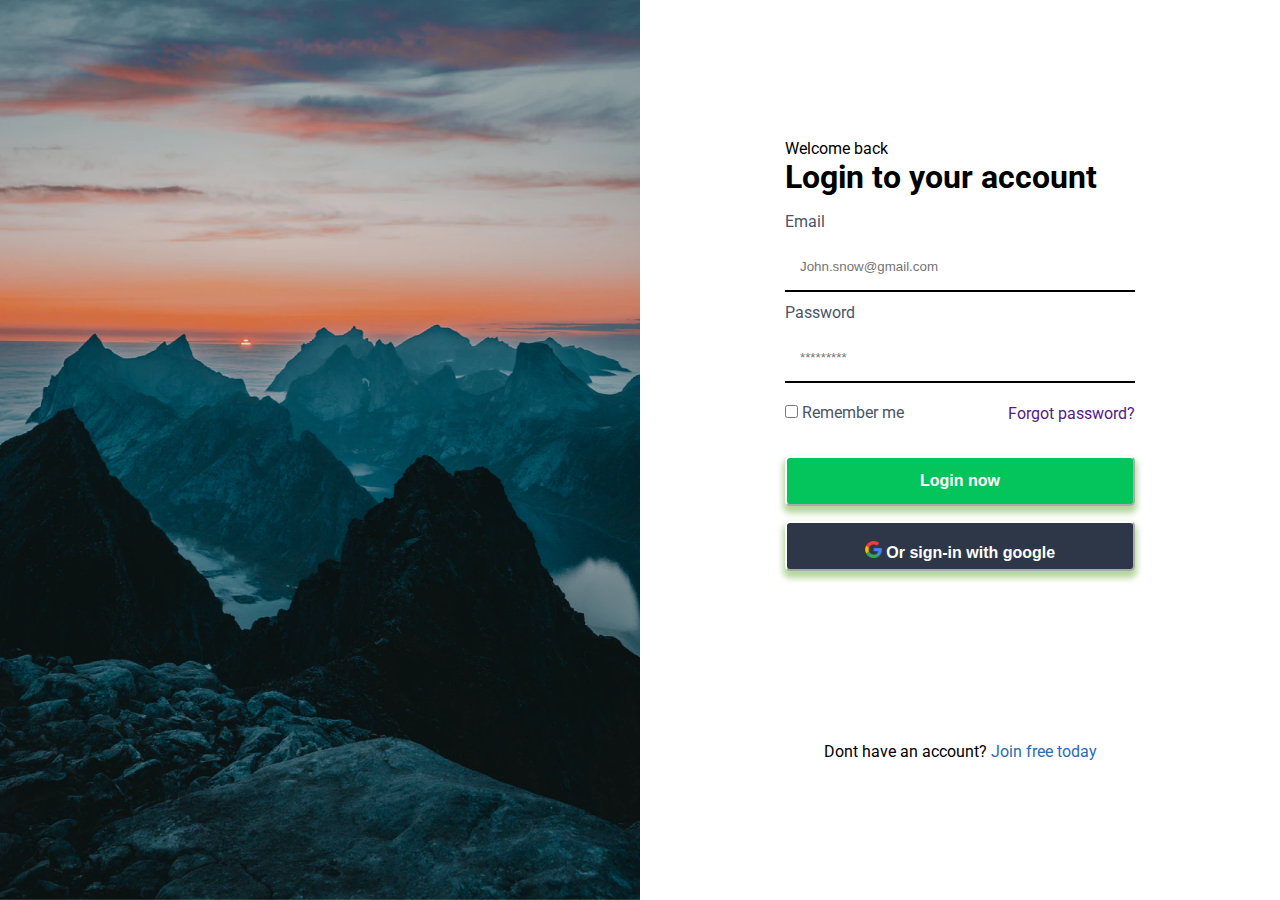
<file: HTMLCSS/index.html>
<html>
    <head>
        <meta charset="UTF-8">
        <meta name="viewport" content="width=device-width, initial-scale=1.0">
        <title>Login View</title>
        
        <link rel="stylesheet" href="styles.css">
        <link rel="preconnect" href="https://fonts.googleapis.com">
        <link rel="preconnect" href="https://fonts.gstatic.com" crossorigin>
        <link href="https://fonts.googleapis.com/css2?family=Roboto&display=swap" rel="stylesheet">
    </head>
    <body>
        <main>
        <div class="container">
            <img class="login-image" src="img/image 1.png" alt="Login Background Image">
            <section class="login-form">

                <form>
                    <p>Welcome back</p>
                    <h1>Login to your account</h1>
                    <ul>
                        <li class="email-details">
                            <label for="email">Email</label></br>
                            <input type="email" id="email" name="user-email" placeholder="John.snow@gmail.com" required /><br>
                            <p class="error-msg-email">Invalid email</p>
                            <p class="reqd-msg-email">Please enter your email</p>
                        </li>
                        <li class="pwd-details">
                            <label for="password">Password</label></br>
                            <input type="password" id="password" name="user-pwd" placeholder="*********" 
                            pattern="(?=.*\d)(?=.*[a-z])(?=.*[A-Z]).{8,}" 
                            title="Password must contain at least one number and one uppercase and lowercase letter, and at least 8 or more characters" required><br>
                            <!-- pattern="(?=.*\d)(?=.*[a-z])(?=.*[A-Z]).{8,}" title="Password must contain at least one number and one uppercase and lowercase letter, and at least 8 or more characters"  -->
                            <p class="error-msg-pwd">Incorrect password</p>
                            <p class="reqd-msg-pwd">Please enter your password</p>
                        </li>
                        <li class="features">
                            <section>
                                <input type="checkbox" class="checkbox" id="remember-me" name="remember-me"/>
                                <label for="remember-me">Remember me</label>
                            </section>                            
                            <a href="" class="forgot-pwd" id="forgot-pwd">Forgot password?</a>
                        </li>
                        <button id="login-now">Login now</button></br>
                        <button id="google-login" type="button"><img src="img/googlelogo.png" class="google-logo" alt="google logo">   Or sign-in with google</button>
                        <!-- <p class="successfull">Successful login</p> -->
                    </ul>
                </form>

                <p id="sign-up">Dont have an account? <a href="">Join free today</a></p>
            </section>
        </div>
        </main>
        <script src="script.js"></script>
    </body>
</html>
</file>
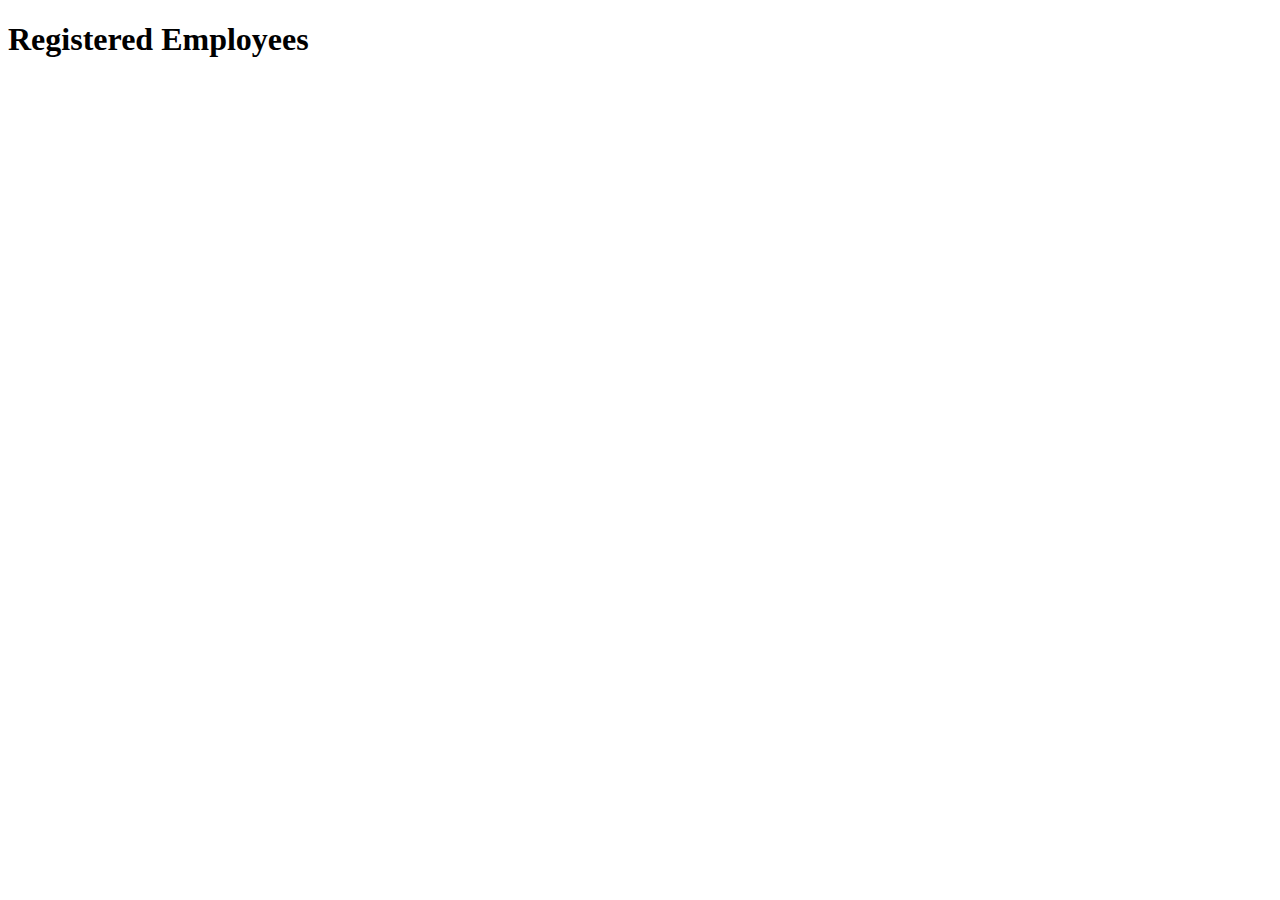
<file: JS Activity/index.html>
<!DOCTYPE html>
<html lang="en">
<head>
    <meta charset="UTF-8">
    <meta http-equiv="X-UA-Compatible" content="IE=edge">
    <meta name="viewport" content="width=device-width, initial-scale=1.0">
    <title>Fetch API</title>
</head>
<body>
    <h1>
        Registered Employees
    </h1>
    <table id="data-table">
        <tr id="table-headers"></tr>
        <tbody id="table-values"></tbody>
      </table>
      
    <script src="fetch.js"></script>
</body>
</html>
</file>
<file: HTMLCSS/styles.css>
body{
    margin: 0px;
    font-family: 'Roboto', sans-serif;
}
.container{
    display: flex;
    /* flex: 1 0 1rem; */
}
.login-image{
    height: 100vh;
    width: 50vw;
}

.login-form{
    
    display: flex;
    flex-direction: column;
    justify-content: space-evenly;
    align-items: center;
    flex: auto;
}
.login-form p{
    margin: 0px;
}
.login-form h1{
    margin: 0px 0px 12px 0px;
}
ul{
    list-style: none;
    padding: 0px;
}
label{
    color: #4A5568;
}
input{
    padding: 15px;
    margin: 11px 0px;
    color: black;
    cursor: pointer;
    
}
.email-details input{
    width: 350px;
    height: 50px;
    border-style: none;
    border-bottom: 2px solid black;
}
.error-msg-email{
    display: none;
    color: red;
} 
.reqd-msg-email{
    display: none;
}
.pwd-details input{
    width: 350px;
    height: 50px;
    border-style: none;
    border-bottom: 2px solid black;
}
.error-msg-pwd{
    display: none;
    color: red;
}
.reqd-msg-pwd{
    display: none;
}
.features{
    display: flex;
    justify-content: space-between;
}
.checkbox{
    border: solid 2px black;
    border-radius: 50%;
}
.features a{
    text-decoration: none;
    text-decoration-color: #2C5282;
    padding-top: 10px;
}
.successfull{
    display: none;
}
button{
    cursor: pointer;
    font-size: 16px;
    font-weight: 700;
    border-radius: 5px;
    box-shadow: 0px 5px 6px 2px rgba(160, 204, 131, 0.8);
    width: 350px;
    height: 50px;
    color: #FFFFFF;
    border-color: #FFFFFF;
}
#login-now{
    margin-top: 27px;
    margin-bottom: 15px;
    background-color: #04C45C;
}
.google-logo{
    margin-top: 10px;
    width: 17px;
    height: 17px;
}
#google-login{
    background-color: #2D3748;
    
}

#sign-up a{
    color: #2B6CB0;
    text-decoration: none;
}
@media screen and (min-device-width: 200px) and (max-device-width: 425px) {
    .container{
        flex-direction: column;
    }
    .login-image{
        height: 60vh;
        width: 100vw;
        margin-bottom: 50px;
    }
    .email-details input{
        width: 280px;
        height: 50px;
        border-radius: 5px;
    }
    .pwd-details input{
        width: 280px;
        height: 50px;
        border-radius: 5px;
    }
    button{
        font-size: 16px;
        font-weight: 700;
        border-radius: 5px;
        width: 280px;
        height: 50px;
        color: #FFFFFF;
        border-color: #FFFFFF;
    }

}

/* @media only screen and (max-width: 768px) */
@media only screen and (max-width: 768px) {
    /* For Tablet mobile phones: */
    .container{
        flex-direction: column;
    }
    .login-image{
        height: 70vh;
        width: 100vw;
        margin-bottom: 50px;
    }
}
</file>
